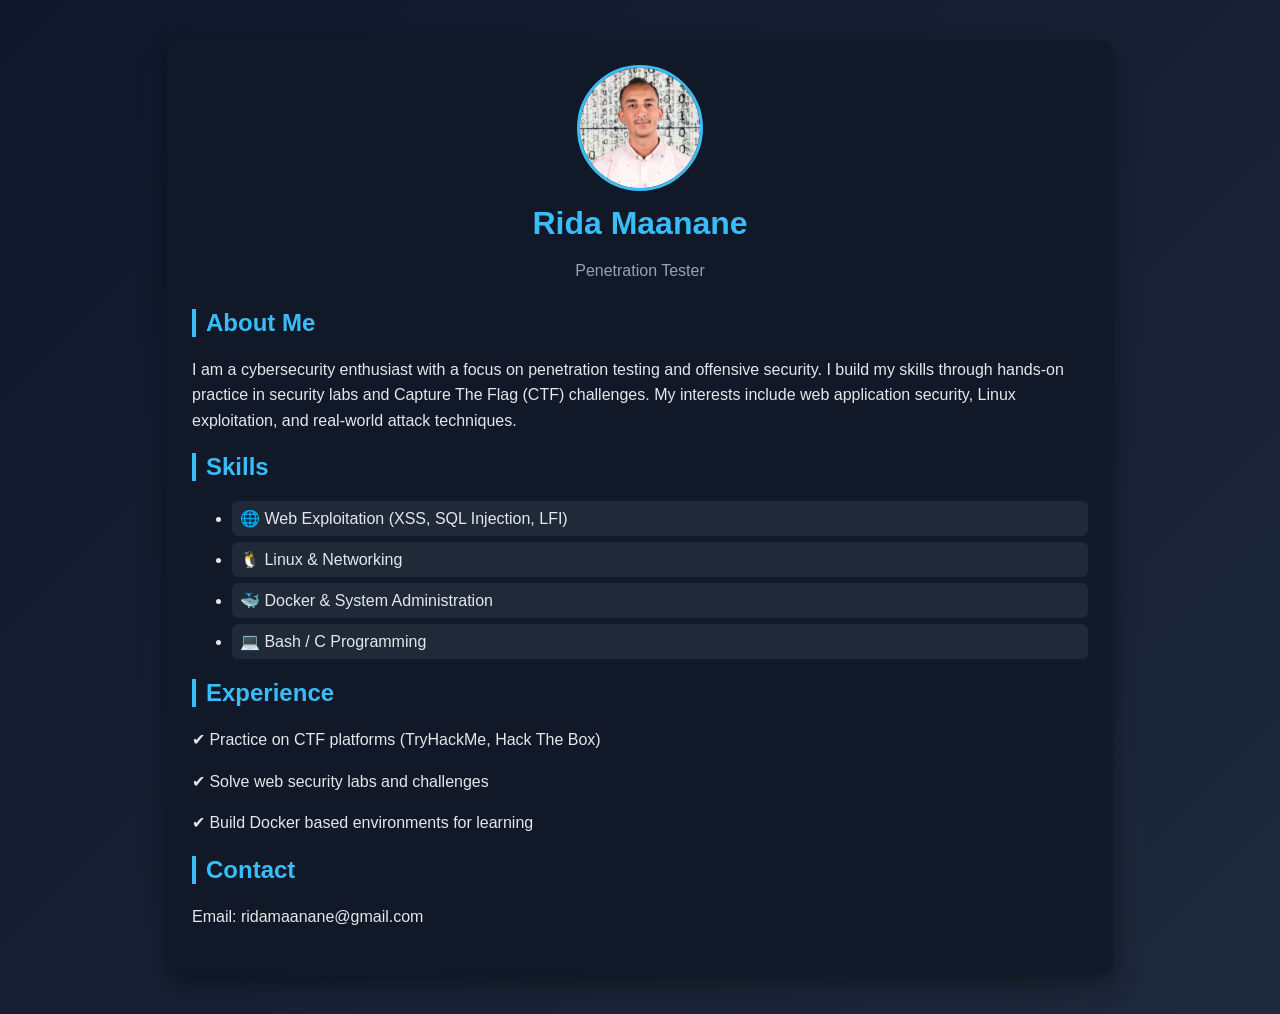
<file: inception/srcs/requirements/bonus/static-website/tools/index.html>
<!DOCTYPE html>
<html lang="en">
<head>
    <meta charset="UTF-8">
    <title>Resume</title>
    <link rel="stylesheet" href="style.css">
</head>
<body>

<div class="container">

    <header>
        <img src="rmaanane.jpg" alt="profile" class="profile-img">
        <h1>Rida Maanane</h1>
        <p>Penetration Tester</p>
    </header>

    <section>
        <h2>About Me</h2>
        <p>
            I am a cybersecurity enthusiast with a focus on penetration testing and offensive security.
            I build my skills through hands-on practice in security labs and Capture The Flag (CTF) challenges.
            My interests include web application security, Linux exploitation, and real-world attack techniques.
        </p>
    </section>

    <section>
        <h2>Skills</h2>
        <ul>
            <li>🌐 Web Exploitation (XSS, SQL Injection, LFI)</li>
            <li>🐧 Linux & Networking</li>
            <li>🐳 Docker & System Administration</li>
            <li>💻 Bash / C Programming</li>
        </ul>
    </section>

    <section>
        <h2>Experience</h2>
        <p>✔ Practice on CTF platforms (TryHackMe, Hack The Box)</p>
        <p>✔ Solve web security labs and challenges</p>
        <p>✔ Build Docker based environments for learning</p>
    </section>


    <section>
        <h2>Contact</h2>
        <p>Email: ridamaanane@gmail.com</p>
    </section>

</div>

</body>
</html>
</file>
<file: inception/srcs/requirements/bonus/static-website/tools/style.css>
body {
    font-family: Arial, sans-serif;
    background: linear-gradient(135deg, #0f172a, #1e293b);
    margin: 0;
    color: #e5e7eb;
}

.container {
    width: 70%;
    margin: 40px auto;
    background: #111827;
    padding: 25px;
    border-radius: 12px;
    box-shadow: 0 10px 25px rgba(0,0,0,0.4);
    transition: 0.3s;
}

.container:hover {
    transform: scale(1.01);
}

.profile-img {
    width: 120px;
    height: 120px;
    border-radius: 50%;
    border: 3px solid #38bdf8;
    margin-bottom: 10px;
}

header {
    text-align: center;
    margin-bottom: 25px;
}

h1 {
    margin: 0;
    font-size: 32px;
    color: #38bdf8;
}

header p {
    color: #94a3b8;
}

h2 {
    color: #38bdf8;
    border-left: 4px solid #38bdf8;
    padding-left: 10px;
}

section {
    margin-bottom: 20px;
}

li {
    background: #1f2937;
    margin: 6px 0;
    padding: 8px;
    border-radius: 6px;
}

p {
    line-height: 1.6;
}
</file>
